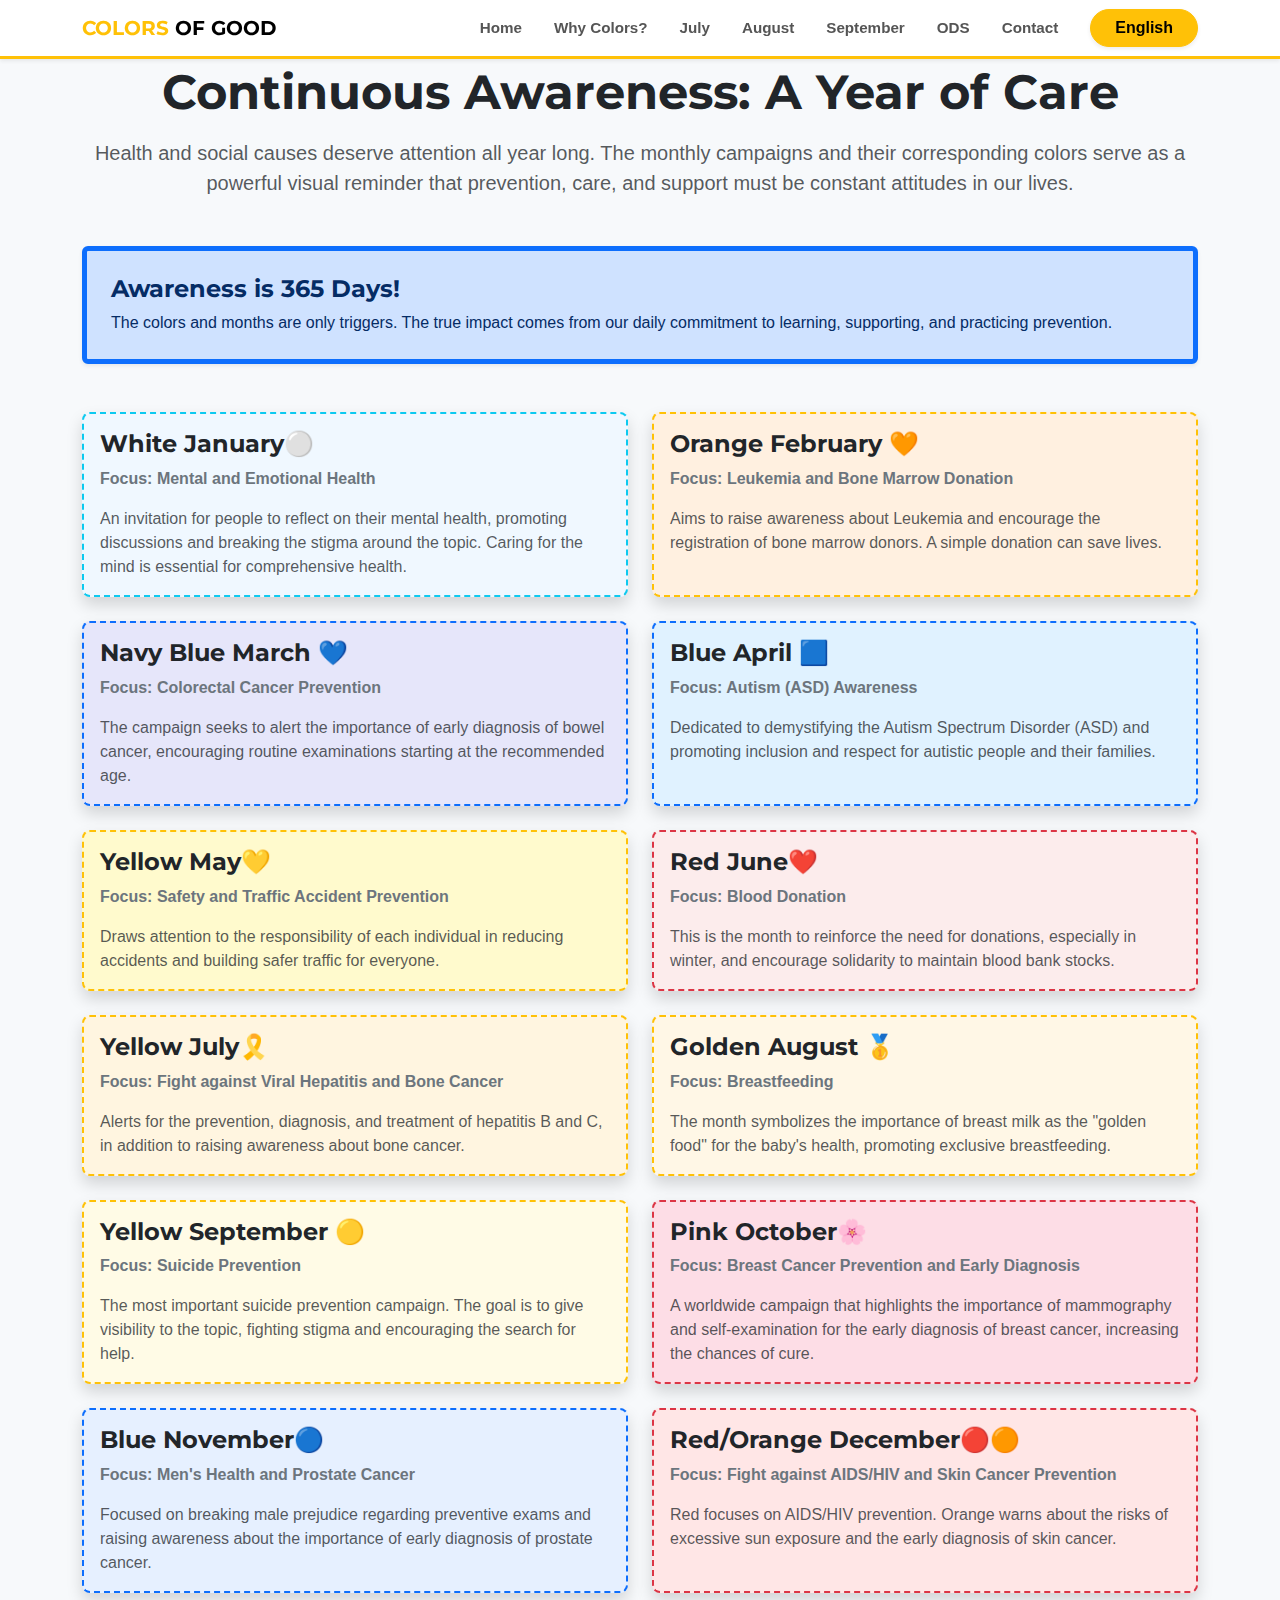
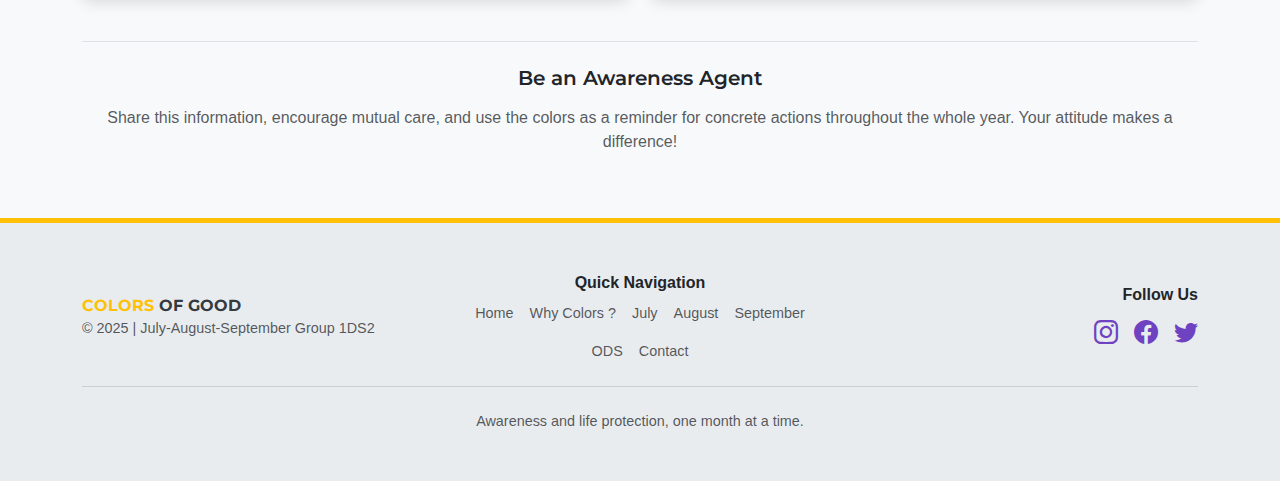
<file: english.html>
<!DOCTYPE html>
<html lang="en">
<head>
    <meta charset="UTF-8">
    <meta name="viewport" content="width=device-width, initial-scale=1.0">
    <title>Monthly Awareness Campaigns</title>
    <link rel="icon" type="image/x-icon" href="img/faviiii.png">
    <link href="https://cdn.jsdelivr.net/npm/bootstrap@5.3.0/dist/css/bootstrap.min.css" rel="stylesheet">
    <link href="https://fonts.googleapis.com/css2?family=Montserrat:wght@400;700&family=Open+Sans:wght@400;600&display=swap" rel="stylesheet">
    <link rel="stylesheet" href="https://cdn.jsdelivr.net/npm/bootstrap-icons@1.10.0/font/bootstrap-icons.css">
    <!-- Note: 'css/style.css' and 'js/script.js' are referenced but not included in this single file. -->
    <!-- Tailwind is not explicitly loaded, relying on Bootstrap classes and custom CSS. -->
     <link rel="stylesheet" href="css/style.css">
</head>
<body>

<nav class="navbar navbar-expand-lg navbar-light bg-white fixed-top shadow-sm">
    <div class="container">
        <a class="navbar-brand fw-bold text-uppercase" href="#">
            <span class="text-warning">Colors</span> of Good
        </a>

        <button class="navbar-toggler border-0 shadow-none" type="button" data-bs-toggle="collapse" data-bs-target="#navbarNav">
            <span class="navbar-toggler-icon"></span>
        </button>

        <div class="collapse navbar-collapse" id="navbarNav">
 
            <ul class="navbar-nav ms-auto align-items-center">
                <li class="nav-item">
                    <a class="nav-link mx-2" href="index.html#home">Home</a>
                </li>
                <li class="nav-item">
                    <a class="nav-link mx-2" href="index.html#sobre">Why Colors?</a>
                </li>
                <li class="nav-item">
                    <a class="nav-link mx-2" href="index.html#julho">July</a>
                </li>
                <li class="nav-item">
                    <a class="nav-link mx-2" href="index.html#agosto">August</a>
                </li>
                <li class="nav-item">
                    <a class="nav-link mx-2" href="index.html#setembro">September</a>
                </li>
                 <li class="nav-item">
                    <a class="nav-link mx-2" href="index.html#ods">ODS</a>
                </li>

                    <li class="nav-item">
                    <a class="nav-link mx-2" href="index.html#contato">Contact</a>
                </li>


                <li class="nav-item ms-lg-3 mt-3 mt-lg-0">
                    <a class="btn btn-warning text-black fw-bold rounded-pill px-4 shadow-sm hover-scale" href="english.html">
                        English
                    </a>
                </li>


            </ul>
        </div>
    </div>
</nav>
 
    <style>
        /* Standard font configuration */
        body {
            font-family: 'Inter', sans-serif;
            background-color: #f7f9fb;
        }

        /* Custom color definitions (Kept the original Portuguese month names for class consistency in CSS, but adapted names for clarity) */
        .color-janeiro { background-color: #f0f8ff; border-color: #00bfff; } /* Light Blue - January */
        .color-fevereiro { background-color: #fff0e0; border-color: #ff8c00; } /* Strong Orange - February */
        .color-marco { background-color: #e6e6fa; border-color: #000080; } /* Navy Blue - March */
        .color-abril { background-color: #e0f2ff; border-color: #1e90ff; } /* Royal Blue - April */
        .color-maio { background-color: #fffacd; border-color: #ffd700; } /* Gold Yellow - May */
        .color-junho { background-color: #fcecec; border-color: #ff0000; } /* Vivid Red - June */
        .color-julho { background-color: #fff5e0; border-color: #ffa500; } /* Pale Orange - July */
        .color-agosto { background-color: #fff7e6; border-color: #daa520; } /* Goldenrod - August */
        .color-setembro { background-color: #fffbe6; border-color: #ffd700; } /* Standard Yellow - September */
        .color-outubro { background-color: #fddde6; border-color: #ff69b4; } /* Shocking Pink - October */
        .color-novembro { background-color: #e6f0ff; border-color: #4169e1; } /* Light Royal Blue - November */
        .color-dezembro { background-color: #ffe6e6; border-color: #8b0000; } /* Dark Red - December */

        /* Custom style for the card to mimic the Tailwind hover effect */
        .custom-card {
            border-width: 2px !important;
            border-style: dashed !important;
            transition: transform 0.3s ease, box-shadow 0.3s ease;
        }
        .custom-card:hover {
            transform: translateY(-3px);
            box-shadow: 0 0.5rem 1rem rgba(0,0,0,.15) !important; /* Increase shadow on hover */
        }

        /* Footer Custom Styles */
        .footer-modern {
            background-color: #e9ecef; /* Light gray background */
            color: #343a40; /* Dark text */
        }
        .text-purple {
            color: #6f42c1; /* Example color for social icons */
        }
        .text-purple:hover {
            color: #4f2a96;
        }
        .hover-link:hover {
            color: #000 !important;
        }
    </style>
 
    <!-- Main container -->
    <div class="container my-5 py-3">
        <!-- Main Title and Introduction -->
        <header class="text-center mb-5">
             
            <h1 class="display-5 fw-bolder text-dark mb-3">Continuous Awareness: A Year of Care</h1>
            <p class="fs-5 text-muted">
                Health and social causes deserve attention all year long. The monthly campaigns and their corresponding colors serve as a powerful visual reminder that prevention, care, and support must be constant attitudes in our lives.
            </p>
        </header>

        <!-- Alert Section (using Bootstrap alert classes) -->
        <div class="alert alert-primary border-start border-5 border-primary shadow-sm p-4 mb-5" role="alert">
            <h4 class="alert-heading fw-bold">Awareness is 365 Days!</h4>
            <p class="mb-0">The colors and months are only triggers. The true impact comes from our daily commitment to learning, supporting, and practicing prevention.</p>
        </div>

        <!-- Months Grid -->
        <div class="row row-cols-1 row-cols-md-2 g-4">

            <!-- January -->
            <div class="col">
                <div class="card h-100 p-3 rounded-3 shadow custom-card color-janeiro border-info">
                    <h2 class="fs-4 fw-bold mb-2 text-dark">White January⚪</h2>
                    <p class="fw-semibold text-secondary mb-3">Focus: Mental and Emotional Health</p>
                    <p class="card-text text-muted">An invitation for people to reflect on their mental health, promoting discussions and breaking the stigma around the topic. Caring for the mind is essential for comprehensive health.</p>
                </div>
            </div>

            <!-- February -->
            <div class="col">
                <div class="card h-100 p-3 rounded-3 shadow custom-card color-fevereiro border-warning">
                    <h2 class="fs-4 fw-bold mb-2 text-dark">Orange February 🧡</h2>
                    <p class="fw-semibold text-secondary mb-3">Focus: Leukemia and Bone Marrow Donation</p>
                    <p class="card-text text-muted">Aims to raise awareness about Leukemia and encourage the registration of bone marrow donors. A simple donation can save lives.</p>
                </div>
            </div>

            <!-- March -->
            <div class="col">
                <div class="card h-100 p-3 rounded-3 shadow custom-card color-marco border-primary">
                    <h2 class="fs-4 fw-bold mb-2 text-dark">Navy Blue March 💙</h2>
                    <p class="fw-semibold text-secondary mb-3">Focus: Colorectal Cancer Prevention</p>
                    <p class="card-text text-muted">The campaign seeks to alert the importance of early diagnosis of bowel cancer, encouraging routine examinations starting at the recommended age.</p>
                </div>
            </div>

            <!-- April -->
            <div class="col">
                <div class="card h-100 p-3 rounded-3 shadow custom-card color-abril border-primary">
                    <h2 class="fs-4 fw-bold mb-2 text-dark">Blue April 🟦</h2>
                    <p class="fw-semibold text-secondary mb-3">Focus: Autism (ASD) Awareness</p>
                    <p class="card-text text-muted">Dedicated to demystifying the Autism Spectrum Disorder (ASD) and promoting inclusion and respect for autistic people and their families.</p>
                </div>
            </div>

            <!-- May -->
            <div class="col">
                <div class="card h-100 p-3 rounded-3 shadow custom-card color-maio border-warning">
                    <h2 class="fs-4 fw-bold mb-2 text-dark">Yellow May💛</h2>
                    <p class="fw-semibold text-secondary mb-3">Focus: Safety and Traffic Accident Prevention</p>
                    <p class="card-text text-muted">Draws attention to the responsibility of each individual in reducing accidents and building safer traffic for everyone.</p>
                </div>
            </div>

            <!-- June -->
            <div class="col">
                <div class="card h-100 p-3 rounded-3 shadow custom-card color-junho border-danger">
                    <h2 class="fs-4 fw-bold mb-2 text-dark">Red June❤️</h2>
                    <p class="fw-semibold text-secondary mb-3">Focus: Blood Donation</p>
                    <p class="card-text text-muted">This is the month to reinforce the need for donations, especially in winter, and encourage solidarity to maintain blood bank stocks.</p>
                </div>
            </div>

            <!-- July -->
            <div class="col">
                <div class="card h-100 p-3 rounded-3 shadow custom-card color-julho border-warning">
                    <h2 class="fs-4 fw-bold mb-2 text-dark">Yellow July🎗️</h2>
                    <p class="fw-semibold text-secondary mb-3">Focus: Fight against Viral Hepatitis and Bone Cancer</p>
                    <p class="card-text text-muted">Alerts for the prevention, diagnosis, and treatment of hepatitis B and C, in addition to raising awareness about bone cancer.</p>
                </div>
            </div>

            <!-- August -->
            <div class="col">
                <div class="card h-100 p-3 rounded-3 shadow custom-card color-agosto border-warning">
                    <h2 class="fs-4 fw-bold mb-2 text-dark">Golden August 🥇</h2>
                    <p class="fw-semibold text-secondary mb-3">Focus: Breastfeeding</p>
                    <p class="card-text text-muted">The month symbolizes the importance of breast milk as the "golden food" for the baby's health, promoting exclusive breastfeeding.</p>
                </div>
            </div>

            <!-- September -->
            <div class="col">
                <div class="card h-100 p-3 rounded-3 shadow custom-card color-setembro border-warning">
                    <h2 class="fs-4 fw-bold mb-2 text-dark">Yellow September 🟡</h2>
                    <p class="fw-semibold text-secondary mb-3">Focus: Suicide Prevention</p>
                    <p class="card-text text-muted">The most important suicide prevention campaign. The goal is to give visibility to the topic, fighting stigma and encouraging the search for help.</p>
                </div>
            </div>

            <!-- October -->
            <div class="col">
                <div class="card h-100 p-3 rounded-3 shadow custom-card color-outubro border-danger">
                    <h2 class="fs-4 fw-bold mb-2 text-dark">Pink October🌸</h2>
                    <p class="fw-semibold text-secondary mb-3">Focus: Breast Cancer Prevention and Early Diagnosis</p>
                    <p class="card-text text-muted">A worldwide campaign that highlights the importance of mammography and self-examination for the early diagnosis of breast cancer, increasing the chances of cure.</p>
                </div>
            </div>

            <!-- November -->
            <div class="col">
                <div class="card h-100 p-3 rounded-3 shadow custom-card color-novembro border-primary">
                    <h2 class="fs-4 fw-bold mb-2 text-dark">Blue November🔵</h2>
                    <p class="fw-semibold text-secondary mb-3">Focus: Men's Health and Prostate Cancer</p>
                    <p class="card-text text-muted">Focused on breaking male prejudice regarding preventive exams and raising awareness about the importance of early diagnosis of prostate cancer.</p>
                </div>
            </div>

            <!-- December -->
            <div class="col">
                <div class="card h-100 p-3 rounded-3 shadow custom-card color-dezembro border-danger">
                    <h2 class="fs-4 fw-bold mb-2 text-dark">Red/Orange December🔴🟠</h2>
                    <p class="fw-semibold text-secondary mb-3">Focus: Fight against AIDS/HIV and Skin Cancer Prevention</p>
                    <p class="card-text text-muted">Red focuses on AIDS/HIV prevention. Orange warns about the risks of excessive sun exposure and the early diagnosis of skin cancer.</p>
                </div>
            </div>

        </div>

        <!-- Final Call to Action -->
        <footer class="mt-5 pt-4 border-top text-center text-muted">
            <h3 class="fs-5 fw-semibold text-dark mb-3">Be an Awareness Agent</h3>
            <p class="mb-0">
                Share this information, encourage mutual care, and use the colors as a reminder for concrete actions throughout the whole year. Your attitude makes a difference!
            </p>
        </footer>
    </div>

    <!-- Bootstrap JS CDN -->
    <script src="https://cdn.jsdelivr.net/npm/bootstrap@5.3.3/dist/js/bootstrap.bundle.min.js" xintegrity="sha384-YvpcrYf0tY3lHB60NNkmXc5s9fDVZLESaAA55NDzOxhy9GkcIdslK1eN7N6jIeHz" crossorigin="anonymous"></script>

<footer class="footer-modern py-5 mt-5">
    <div class="container">
        <div class="row justify-content-between align-items-center">
            <!-- Column 1: Logo/Credits -->
            <div class="col-md-4 text-center text-md-start mb-4 mb-md-0">
                <a class="navbar-brand fw-bold text-uppercase" href="index.html#home">
            <span class="text-warning">Colors</span> of Good
        </a>
                <p class="small text-muted mb-0">© 2025 | July-August-September Group 1DS2</p>
            </div>

            <!-- Column 2: Quick Navigation -->
            <div class="col-md-4 text-center mb-4 mb-md-0">
                <p class="fw-bold mb-2 text-dark">Quick Navigation</p>
                <div class="d-flex justify-content-center gap-3 flex-wrap small">
                                        <a href="index.html#home" class="text-muted text-decoration-none hover-link">Home</a>
                                                            <a href="index.html#sobre" class="text-muted text-decoration-none hover-link">Why Colors ?</a>
                    <a href="index.html#julho" class="text-muted text-decoration-none hover-link">July</a>
                    <a href="index.html#agosto" class="text-muted text-decoration-none hover-link">August</a>
                    <a href="index.html#setembro" class="text-muted text-decoration-none hover-link">September</a>
                    <a href="index.html#ods" class="text-muted text-decoration-none hover-link">ODS</a>
                    <a href="index.html#contato" class="text-muted text-decoration-none hover-link">Contact</a>
                </div>
            </div>

            <!-- Column 3: Social Media -->
            <div class="col-md-4 text-center text-md-end">
                <p class="fw-bold mb-2 text-dark">Follow Us</p>
                <div class="social-icons d-flex justify-content-center justify-content-md-end gap-3">
                    <a href="#" class="social-icon text-purple"><i class="bi bi-instagram fs-4"></i></a>
                    <a href="#" class="social-icon text-purple"><i class="bi bi-facebook fs-4"></i></a>
                    <a href="#" class="social-icon text-purple"><i class="bi bi-twitter fs-4"></i></a>
                </div>
            </div>
        </div>

        <!-- Separator -->
        <hr class="my-4 text-secondary opacity-25">

        <!-- Footer Message -->
        <p class="text-center small text-muted mb-0">Awareness and life protection, one month at a time.</p>
    </div>
</footer>

    <!-- VLibras accessibility widget (scripts remain in place) -->
 <div vw class="enabled">
    <div vw-access-button class="active"></div>
    <div vw-plugin-wrapper>
      <div class="vw-plugin-top-wrapper"></div>
    </div>
  </div>
  <script src="https://vlibras.gov.br/app/vlibras-plugin.js"></script>
  <script>
    new window.VLibras.Widget('https://vlibras.gov.br/app');
  </script>

    <script src="https://cdn.jsdelivr.net/npm/bootstrap@5.3.0/dist/js/bootstrap.bundle.min.js"></script>
    <script src="js/script.js"></script>
</body>
</html>
</file>
<file: css/style.css>
/* =========================================
   1. FONTES E ESTRUTURA GERAL
   ========================================= */
body {
    font-family: 'Open Sans', sans-serif;
    background-color: #f8f9fa;
    color: #333;
}

h1, h2, h3, h4, h5, .navbar-brand {
    font-family: 'Montserrat', sans-serif;
}

/* Ajuste VLibras para não sobrepor o menu */
.vw-plugin-wrapper {
    z-index: 9999;
}

/* Fundo Moderno para as Seções (Degradê Suave) */
.section-gradient {
    background: linear-gradient(135deg, #fdfbfb 0%, #ebedee 100%); 
}

/* Divisória Dourada entre Seções */
.golden-divider {
    border: 0;
    height: 6px;
    background: #ffc107;
    opacity: 1;
    margin: 0;
    box-shadow: 0 2px 4px rgba(0,0,0,0.1);
}

/* =========================================
   2. NAVBAR (MODERNA)
   ========================================= */
.navbar {
    border-bottom: 3px solid #ffc107; /* Detalhe amarelo */
}

/* Links do Menu */
.navbar-nav .nav-link {
    color: #555;
    font-weight: 600;
    font-size: 0.95rem;
    position: relative;
    transition: color 0.3s ease;
}

.navbar-nav .nav-link:hover,
.navbar-nav .nav-link.active {
    color: #000;
}

/* Efeito de Sublinhado Animado */
.navbar-nav .nav-link::after {
    content: '';
    position: absolute;
    width: 0;
    height: 3px;
    bottom: 5px;
    left: 50%;
    background-color: #ffc107;
    transition: all 0.3s ease-in-out;
    transform: translateX(-50%);
}

.navbar-nav .nav-link:hover::after,
.navbar-nav .nav-link.active::after {
    width: 80%;
}

/* Botão English (Destaque) */
.hover-scale {
    transition: transform 0.2s ease, box-shadow 0.2s ease;
}

.hover-scale:hover {
    transform: scale(1.05);
    box-shadow: 0 4px 10px rgba(255, 193, 7, 0.4) !important;
}

/* Menu Mobile */
.navbar-toggler:focus {
    box-shadow: none;
}

/* =========================================
   3. BANNER / CARROSSEL MODERNO
   ========================================= */
#bannerCarousel {
    position: relative;
    overflow: hidden;
    height: 85vh; 
    max-height: 800px;
    min-height: 500px;
}

.carousel-item {
    height: 100%;
}

/* A Imagem base */
.banner-img {
    height: 100%;
    object-fit: cover;
    filter: brightness(1); 
}

/* Efeito Ken Burns (Zoom Lento) */
.ken-burns {
    animation: kenBurns 20s infinite alternate linear;
    transform-origin: center;
}

@keyframes kenBurns {
    0% { transform: scale(1); }
    100% { transform: scale(1.2); }
}

/* Overlay Gradiente */
.overlay-gradient {
    position: absolute;
    top: 0;
    left: 0;
    width: 100%;
    height: 100%;
    background: linear-gradient(to bottom, rgba(0,0,0,0.3) 0%, rgba(0,0,0,0.6) 100%);
    z-index: 1;
}

/* Glassmorphism (Efeito de Vidro no Texto) */
.glass-card {
    background: rgba(255, 255, 255, 0.1);
    /*backdrop-filter: blur(12px);*/
    /*-webkit-backdrop-filter: blur(12px);*/
    border: 1px solid rgba(255, 255, 255, 0.2);
    border-radius: 20px;
    box-shadow: 0 8px 32px 0 rgba(0, 0, 0, 0.37);
    max-width: 800px;
    width: 90%;
    z-index: 2;
}

/* Animação de entrada do texto */
.animated-text {
    animation: fadeInUp 1.5s ease-out;
}

@keyframes fadeInUp {
    from { opacity: 0; transform: translateY(40px); }
    to { opacity: 1; transform: translateY(0); }
}

/* Navegação (Setas Redondas) */
.carousel-control-prev, .carousel-control-next {
    width: 10%;
    z-index: 10;
}

.nav-circle {
    width: 50px;
    height: 50px;
    background-color: rgba(255, 255, 255, 0.2);
    backdrop-filter: blur(5px);
    border: 1px solid rgba(255, 255, 255, 0.5);
    border-radius: 50%;
    display: flex;
    align-items: center;
    justify-content: center;
    transition: all 0.3s ease;
}

.carousel-control-prev:hover .nav-circle,
.carousel-control-next:hover .nav-circle {
    background-color: white;
    transform: scale(1.1);
}

.carousel-control-prev:hover .carousel-control-prev-icon,
.carousel-control-next:hover .carousel-control-next-icon {
    filter: invert(1); 
}

/* Tipografia extra para o banner */
.ls-2 { letter-spacing: 2px; }

/* Ajuste Mobile para o Banner */
@media (max-width: 768px) {
    .carousel-caption {
        bottom: 0;
        top: 0;
    }
    .glass-card {
        width: 95%;
        padding: 1.5rem !important;
    }
    .display-3 {
        font-size: 2.5rem;
    }
}

/* =========================================
   4. CARDS MODERNOS (Julho, Agosto...)
   ========================================= */
.card-modern {
    background: #fff;
    border: none;
    border-radius: 1rem !important;
    /* Sombra suave inicial */
    box-shadow: 0 4px 6px rgba(0, 0, 0, 0.05) !important; 
    transition: all 0.3s ease-in-out;
    position: relative;
    overflow: hidden;
}

/* Hover: Card flutua e sombra aumenta */
.card-modern:hover {
    transform: translateY(-10px);
    box-shadow: 0 20px 40px rgba(0, 0, 0, 0.1) !important;
}

/* Caixa do Ícone (Círculo) */
.icon-box {
    width: 70px;
    height: 70px;
    border-radius: 50%;
    display: flex;
    align-items: center;
    justify-content: center;
    transition: transform 0.3s ease;
}

/* Hover: Ícone gira levemente */
.card-modern:hover .icon-box {
    transform: scale(1.1) rotate(5deg);
}

/* Tipografia Auxiliar */
.small {
    font-size: 0.9rem;
    line-height: 1.5;
}

/* =========================================
   5. FORMULÁRIO MODERNO E ATRAENTE
   ========================================= */

/* Inputs com visual moderno */
.form-control-soft {
    background-color: #f1f3f5;
    border: 1px solid #e9ecef;
    border-radius: 0.8rem;
    padding: 1rem 0.75rem;
    transition: all 0.3s ease;
    color: #495057;
    font-weight: 500;
}

/* Estado de Foco */
.form-control-soft:focus {
    background-color: #ffffff;
    border-color: #6f42c1;
    box-shadow: 0 0 0 4px rgba(111, 66, 193, 0.15);
    outline: none;
}

/* Ajuste para o Label Flutuante */
.form-floating > label {
    padding-left: 1rem;
    color: #6c757d;
    transition: all 0.3s ease;
}

/* Quando focado, label fica roxo */
.form-floating > .form-control:focus ~ label {
    color: #6f42c1;
    font-weight: bold;
    opacity: 0.8;
}

/* Textarea altura mínima */
textarea.form-control-soft {
    min-height: 120px;
}

/* --- Radio Buttons (Tags Selecionáveis) --- */
.btn-check:checked + .btn-tag {
    background-color: #6f42c1;
    color: #fff;
    border-color: #6f42c1;
    box-shadow: 0 4px 10px rgba(111, 66, 193, 0.3);
    transform: translateY(-2px);
}

.btn-tag {
    background-color: #fff;
    border: 1px solid #dee2e6;
    color: #555;
    padding: 10px 20px;
    border-radius: 50px;
    cursor: pointer;
    transition: all 0.2s ease;
    font-weight: 600;
    display: inline-block;
}

.btn-tag:hover {
    background-color: #f1f1f1;
}

/* --- Botão de Enviar Gradiente --- */
.btn-gradient-primary {
    background: linear-gradient(45deg, #6f42c1, #fd7e14);
    border: none;
    color: white;
    font-weight: bold;
    border-radius: 50px;
    padding: 12px 30px;
    box-shadow: 0 4px 15px rgba(111, 66, 193, 0.3);
    transition: all 0.3s ease;
}

.btn-gradient-primary:hover {
    transform: translateY(-3px);
    box-shadow: 0 8px 20px rgba(111, 66, 193, 0.4);
    color: white;
    background: linear-gradient(45deg, #5a32a3, #e36802);
}

/* =========================================
   6. UTILITÁRIOS DE CORES (PALETA COMPLETA)
   ========================================= */

/* Botão Roxo para a ODS 10 */
.btn-outline-purple {
    color: #6f42c1;
    border-color: #6f42c1;
}

.btn-outline-purple:hover {
    background-color: #6f42c1;
    color: white;
    border-color: #6f42c1;
}

/* --- Roxo / Lilás --- */
.bg-purple { background-color: #6f42c1 !important; }
.text-purple { color: #6f42c1 !important; }
.bg-purple-soft { background-color: rgba(111, 66, 193, 0.1); }
.border-top-purple { border-top: 4px solid #6f42c1 !important; }

/* --- Dourado --- */
.bg-gold { background-color: #DAA520 !important; }
.text-gold { color: #DAA520 !important; }
.bg-gold-soft { background-color: rgba(218, 165, 32, 0.1); }
.border-top-gold { border-top: 4px solid #DAA520 !important; }

/* --- Laranja --- */
.text-orange { color: #fd7e14 !important; }
.bg-orange-soft { background-color: rgba(253, 126, 20, 0.1); }
.border-top-orange { border-top: 4px solid #fd7e14 !important; }

/* --- Verde --- */
.bg-green-soft { background-color: rgba(144, 238, 144, 0.2); } /* Verde claro */
.bg-success-soft { background-color: rgba(25, 135, 84, 0.1); } /* Verde escuro */
.border-top-green { border-top: 4px solid #90EE90 !important; }
.border-top-success { border-top: 4px solid #198754 !important; }
.border-top-primary { border-top: 4px solid #0d6efd !important; }

/* --- Amarelo --- */
.bg-warning-soft { background-color: rgba(255, 193, 7, 0.1); }
.border-top-warning { border-top: 4px solid #ffc107 !important; }

/* --- Branco/Cinza --- */
.bg-gray-soft { background-color: rgba(108, 117, 125, 0.1); }
.border-top-gray { border-top: 4px solid #6c757d !important; }
.text-gray-dark { color: #495057 !important; }

/* --- Fúcsia/Roxo Escuro --- */
.text-fuchsia { color: #800080 !important; }
.bg-fuchsia-soft { background-color: rgba(128, 0, 128, 0.1); }
.border-top-fuchsia { border-top: 4px solid #800080 !important; }

/* --- Vermelho --- */
.bg-danger-subtle { background-color: rgba(220, 53, 69, 0.1) !important; }
.border-top-danger { border-top: 4px solid #dc3545 !important; }

/* =========================================
   7. FOOTER MODERNO
   ========================================= */
.footer-modern {
    background-color: #e9ecef;
    border-top: 5px solid #ffc107; 
    color: #333;
}

.footer-modern a.hover-link {
    transition: color 0.3s ease;
}

.footer-modern a.hover-link:hover {
    color: #6f42c1 !important;
}

.social-icon {
    transition: transform 0.3s ease, color 0.3s ease;
    color: #6f42c1;
}

.social-icon:hover {
    color: #DAA520 !important;
    transform: scale(1.15);
}
</file>
